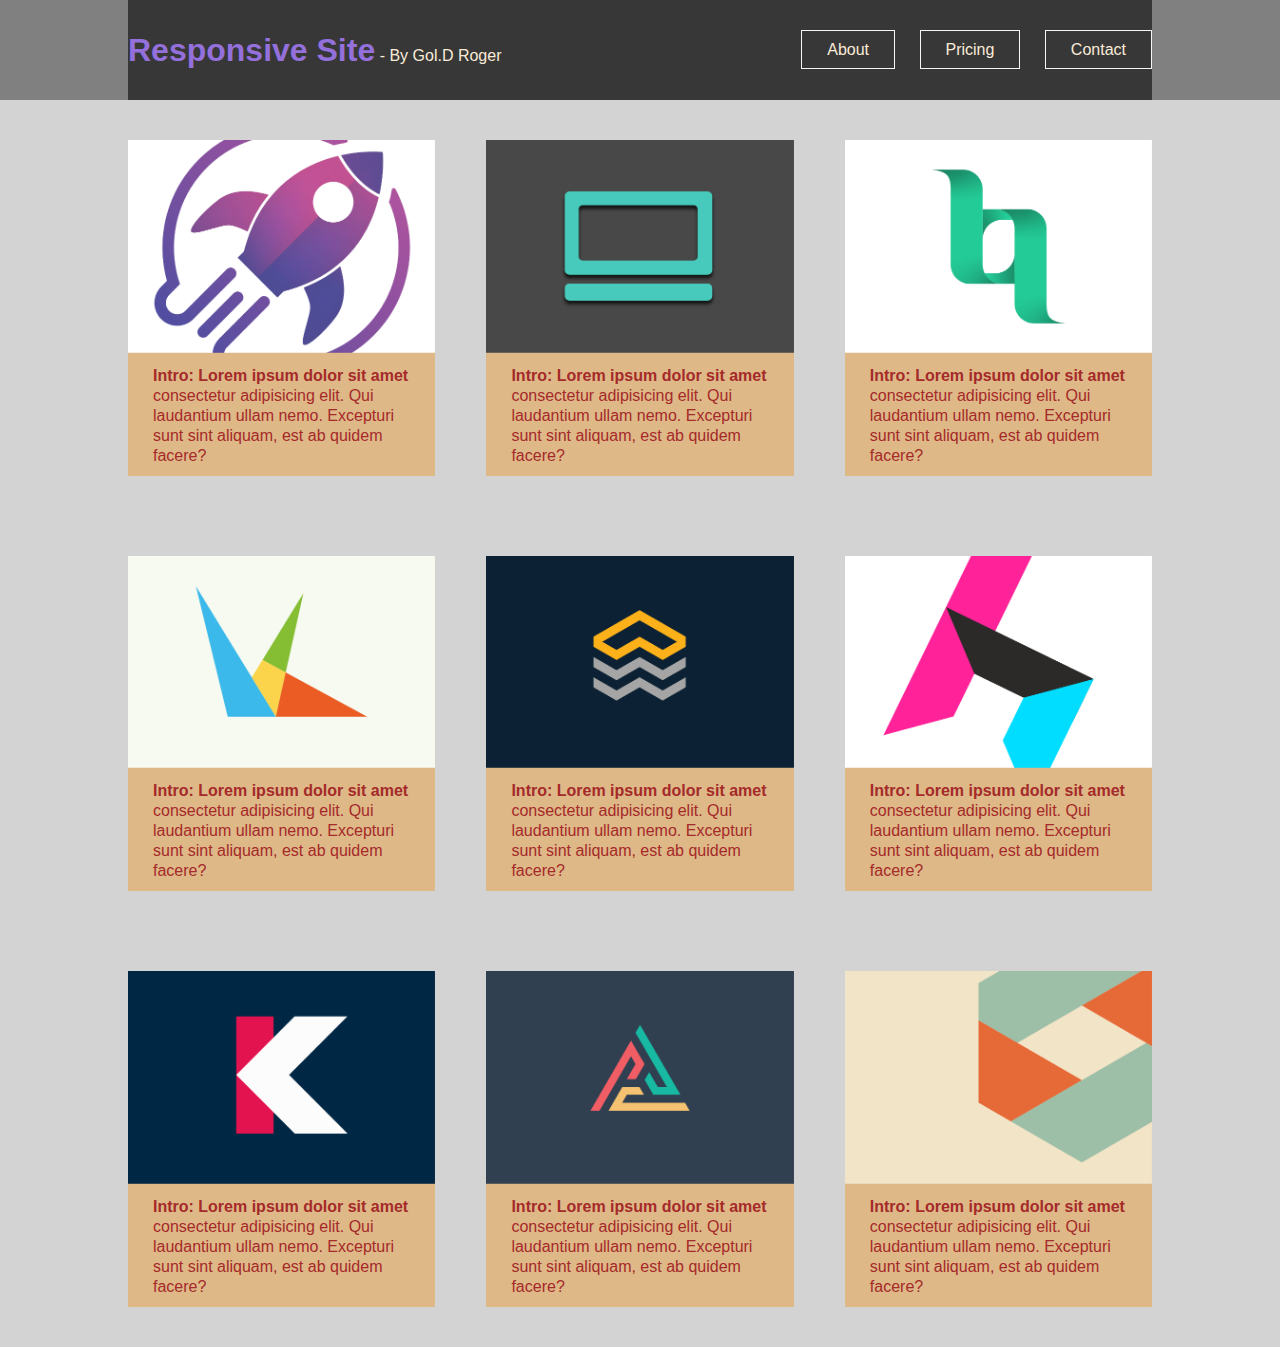
<file: Responsive Website/index.html>
<!DOCTYPE html>
<html lang="en">
<head>
    <meta charset="UTF-8">
    <meta http-equiv="X-UA-Compatible" content="IE=edge">
    <meta name="viewport" content="width=device-width, initial-scale=1.0">
    <title>Responsive Portfolio</title>
    <link rel="stylesheet" href="css-reset.css">
    <link rel="stylesheet" href="style.css">
</head>
<body>

    <div class="header-container">
        <header>
            <div class="logo">
                <span class="highlight">Responsive Site</span> - By Gol.D Roger
            </div>
            <div class="navbutton">
                <a href="#">About</a>
                <a href="#">Pricing</a>
                <a href="#">Contact</a>
            </div>
        </header>
    </div>

    <div class="container">

        <div class="col">
            <img src="images/image1@2x.png" alt=""><p>Intro: Lorem ipsum dolor sit amet consectetur adipisicing elit. Qui laudantium ullam nemo. Excepturi sunt sint aliquam, est ab quidem facere?</p>
        </div>
        <div class="col">
            <img src="images/image2@2x.png" alt=""><p>Intro: Lorem ipsum dolor sit amet consectetur adipisicing elit. Qui laudantium ullam nemo. Excepturi sunt sint aliquam, est ab quidem facere?</p>
        </div>
        <div class="col">
            <img src="images/image3@2x.png" alt=""><p>Intro: Lorem ipsum dolor sit amet consectetur adipisicing elit. Qui laudantium ullam nemo. Excepturi sunt sint aliquam, est ab quidem facere?</p>
        </div>
        <div class="col">
            <img src="images/image4@2x.png" alt=""><p>Intro: Lorem ipsum dolor sit amet consectetur adipisicing elit. Qui laudantium ullam nemo. Excepturi sunt sint aliquam, est ab quidem facere?</p>
        </div>
        <div class="col">
            <img src="images/image5@2x.png" alt=""><p>Intro: Lorem ipsum dolor sit amet consectetur adipisicing elit. Qui laudantium ullam nemo. Excepturi sunt sint aliquam, est ab quidem facere?</p>
        </div>
        <!-- Two classes are added here, seperating them through blank spaces -->
        <div class="col hide-mobile-only">
            <img src="images/image6@2x.png" alt=""><p>Intro: Lorem ipsum dolor sit amet consectetur adipisicing elit. Qui laudantium ullam nemo. Excepturi sunt sint aliquam, est ab quidem facere?</p>
        </div>
        <div class="col hide-mobile-only">
            <img src="images/image7@2x.png" alt=""><p>Intro: Lorem ipsum dolor sit amet consectetur adipisicing elit. Qui laudantium ullam nemo. Excepturi sunt sint aliquam, est ab quidem facere?</p>
        </div>
        <div class="col hide-mobile-only">
            <img src="images/image8@2x.png" alt=""><p>Intro: Lorem ipsum dolor sit amet consectetur adipisicing elit. Qui laudantium ullam nemo. Excepturi sunt sint aliquam, est ab quidem facere?</p>
        </div>
        <div class="col hide-mobile-only">
            <img src="images/image9@2x.png" alt=""><p>Intro: Lorem ipsum dolor sit amet consectetur adipisicing elit. Qui laudantium ullam nemo. Excepturi sunt sint aliquam, est ab quidem facere?</p>
        </div>
        <div class="col hide-desktop-only">
            <img src="images/image10@2x.png" alt=""><p>Intro: Lorem ipsum dolor sit amet consectetur adipisicing elit. Qui laudantium ullam nemo. Excepturi sunt sint aliquam, est ab quidem facere?</p>
        </div>

    </div>
</body>
</html>
</file>
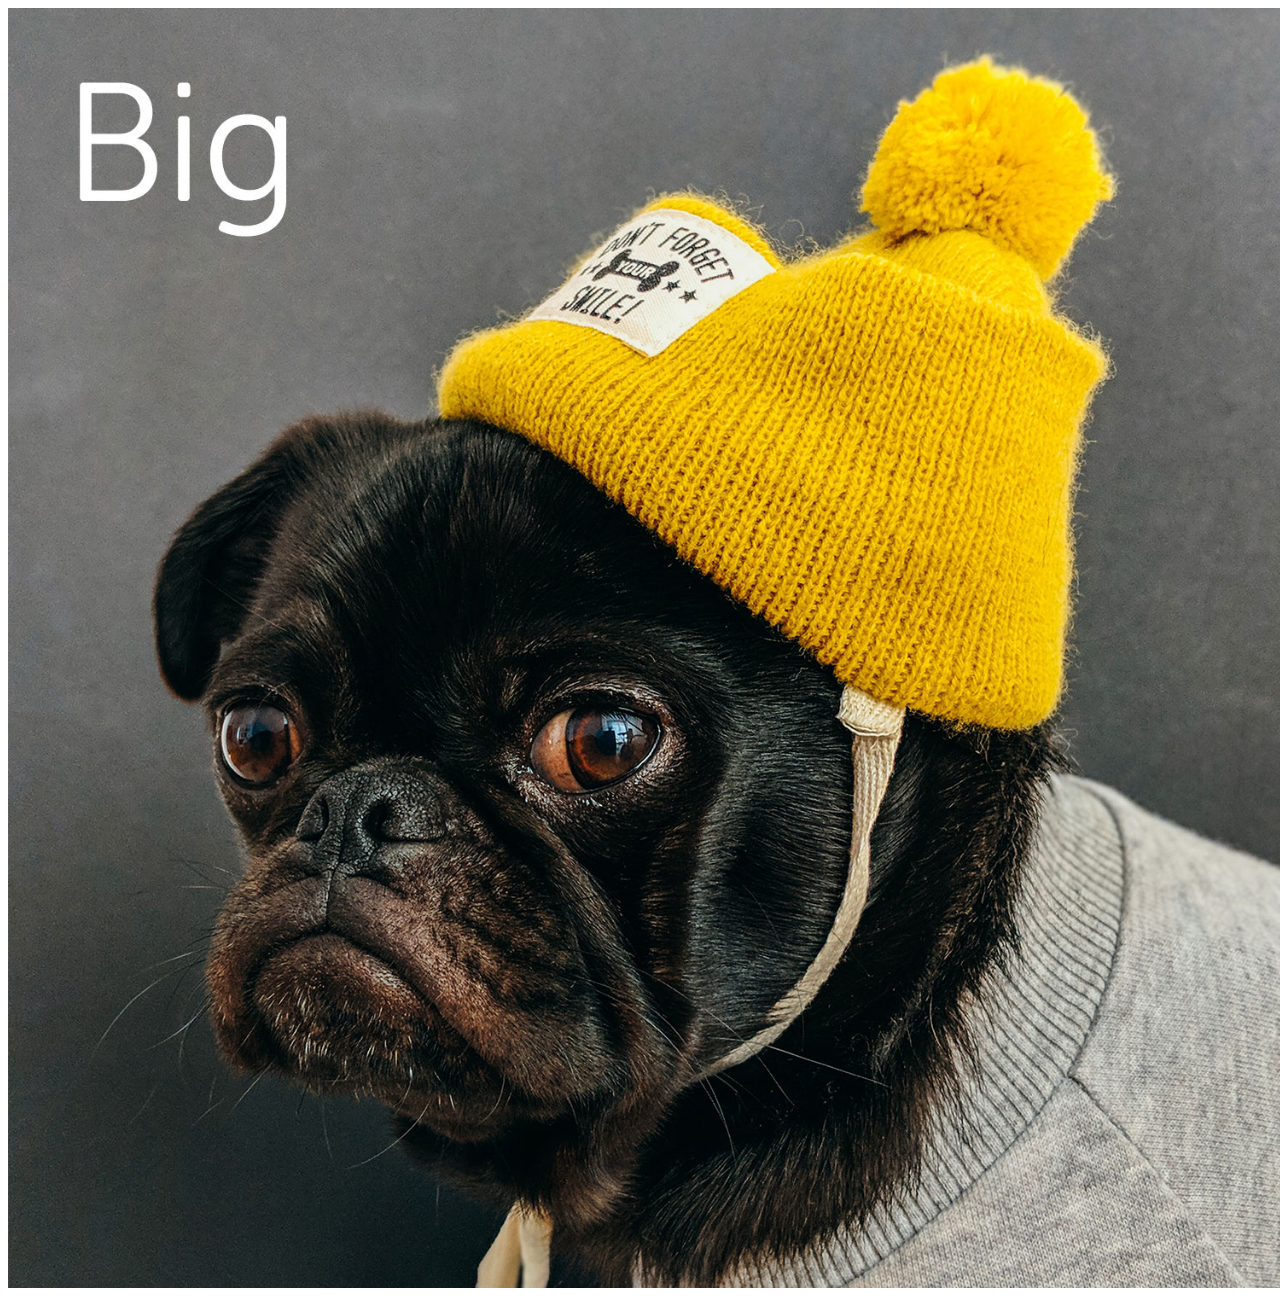
<file: Responsive Website/image-srcset.html>
<!DOCTYPE html>
<html lang="en">
<head>
    <meta charset="UTF-8">
    <meta name="viewport" content="width=device-width, initial-scale=1.0">
    <meta http-equiv="X-UA-Compatible" content="ie=edge">
    <title>Document</title>
</head>
<body>
    
    <img src="images/pug-charles-unsplash-small.jpg" alt="" srcset="images/pug-charles-unsplash-small.jpg 500w, images/pug-charles-unsplash-medium.jpg 1000w, images/pug-charles-unsplash-big.jpg 1500w">


</body>
</html>
</file>
<file: Responsive Website/style.css>
body{
    background-color: lightgray;
    font-family: 'Franklin Gothic Medium', 'Arial Narrow', Arial, sans-serif;
}

/* Global View aka Desktop View */
.header-container{
    background-color: gray;
    min-height: 100px;
    margin: 0 auto;

    /* To make the navigation bar fixed while scrolling */
    position: fixed;
    width: 100%;
}

header{
    max-width: 1024px;
    background-color: rgb(55, 55, 55);
    color: antiquewhite;
    /* font-size: 1.5rem; */
    min-height: 100px;
    margin: 0 auto;
    display: flex;
    text-align: center;
    align-items: center;
    justify-content: space-between;
}

.navbutton a {
    color: antiquewhite;
    text-decoration: none;
    padding: 10px 25px;
    border: 1px solid whitesmoke;
    margin-left: 20px;
}

.highlight{
    font-weight: bold;
    color: mediumpurple;
    font-size: 2rem;
}

.container{
    min-height: 720px;
    max-width: 1024px;
    margin: 0 auto;
    display: flex;
    flex-wrap: wrap;
    justify-content: space-between;
    padding-top: 100px;
}

/* h1{
    font-size: 1.5rem;
    font-family: 'Gill Sans', 'Gill Sans MT', Calibri, 'Trebuchet MS', sans-serif;
} */

.col img{
    height: auto;
    width: 100%;
}

.col{
    background-color: burlywood;
    min-height: 240px;
    width: 30%;
    margin: 40px 0;
}

.col p{
    color: brown;
    font-size: 1rem;
    padding: 10px 25px;
    line-height: 1.25rem; 
}

.col p::first-line{
    font-weight: bold;
}

.hide-desktop-only{
    display: none;
}



/* Tablet view */
@media (max-width: 720px){
    .col{
        width: 45%;
    }
    .hide-desktop-only{
        display: block;
    }
    header{
        display: block;
    }
    .logo{
        padding: 15px 0;
    }
    /* .navbutton{
        padding-top: 15px;
    } */
}



/* Mobile View */
@media (max-width: 400px){
    .col{
        width: 100%;
    }
    .hide-mobile-only{
        display: none;
    }
    .navbutton a{
        display: block;
        margin-left: 0px;
    }
    .container{
        padding-top: 150px;
    }
}
</file>
